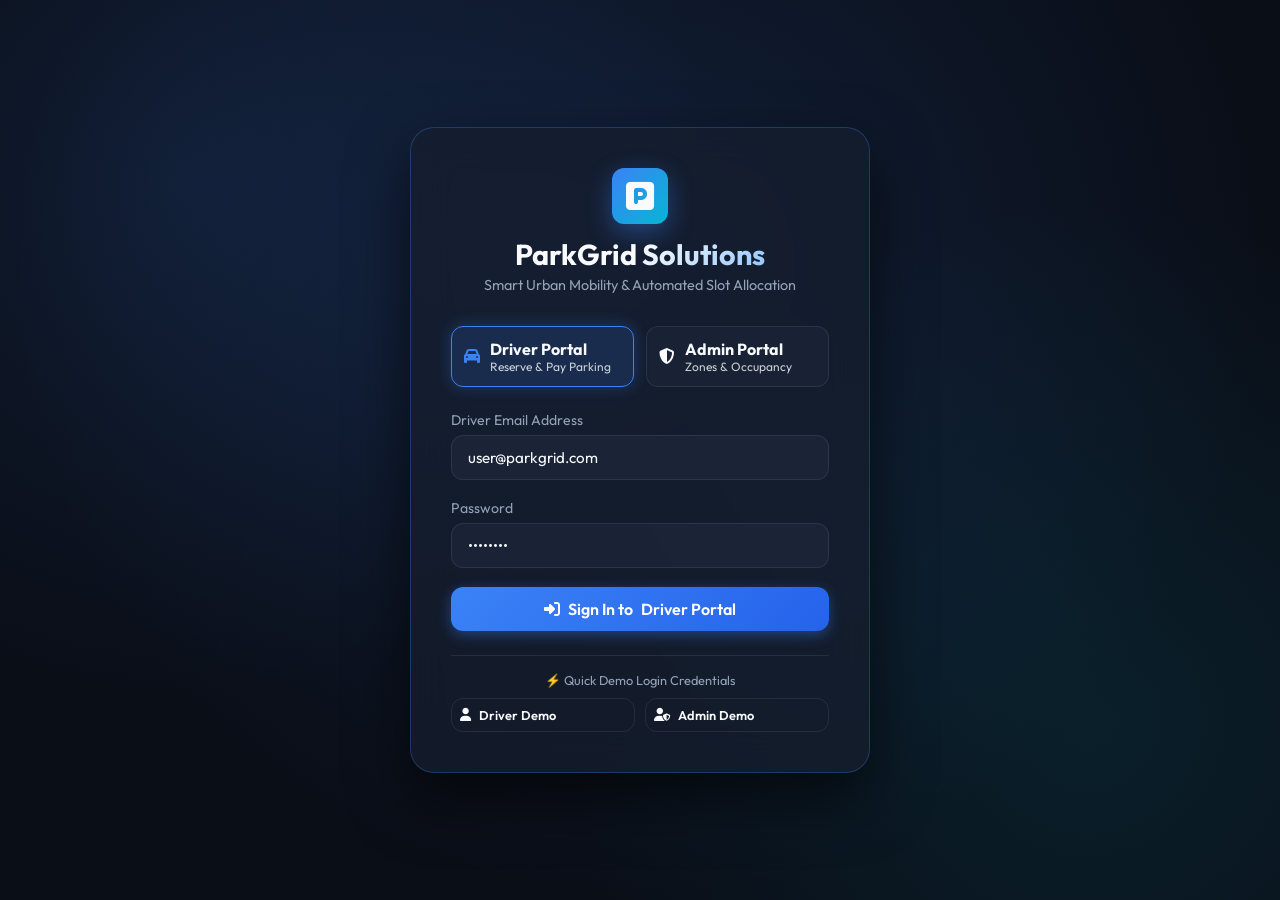
<file: parkgrid-frontend/index.html>
<!DOCTYPE html>
<html lang="en">
<head>
  <meta charset="UTF-8">
  <meta name="viewport" content="width=device-width, initial-scale=1.0">
  <title>ParkGrid Solutions - Smart Urban Mobility & Automated Parking</title>
  <link rel="stylesheet" href="styles.css">
  <link rel="stylesheet" href="https://cdnjs.cloudflare.com/ajax/libs/font-awesome/6.4.0/css/all.min.css">
</head>
<body>

  <!-- Fullscreen Login Portal View -->
  <div id="loginPortalView" class="login-container">
    <div class="login-card">
      <div class="login-brand">
        <div class="login-brand-icon"><i class="fa-solid fa-square-parking"></i></div>
        <h2>ParkGrid <span>Solutions</span></h2>
        <p style="color: var(--text-muted); font-size: 0.9rem; margin-top: 4px;">Smart Urban Mobility & Automated Slot Allocation</p>
      </div>

      <!-- Portal Type Selector Tabs -->
      <div class="portal-selector">
        <div class="portal-option active" id="portalDriverOption" onclick="selectPortal('DRIVER')">
          <i class="fa-solid fa-car"></i>
          <div>
            <strong>Driver Portal</strong>
            <div style="font-size: 0.75rem; opacity: 0.8;">Reserve & Pay Parking</div>
          </div>
        </div>
        <div class="portal-option" id="portalAdminOption" onclick="selectPortal('ADMIN')">
          <i class="fa-solid fa-shield-halved"></i>
          <div>
            <strong>Admin Portal</strong>
            <div style="font-size: 0.75rem; opacity: 0.8;">Zones & Occupancy</div>
          </div>
        </div>
      </div>

      <!-- Login Form -->
      <form id="loginForm" onsubmit="handleLoginSubmit(event)" style="margin-top: 1.5rem;">
        <input type="hidden" id="selectedRole" value="ROLE_USER">
        
        <div class="form-group">
          <label id="emailLabel">Driver Email Address</label>
          <input type="email" id="loginEmail" class="form-input" placeholder="user@parkgrid.com" value="user@parkgrid.com" required>
        </div>
        
        <div class="form-group">
          <label>Password</label>
          <input type="password" id="loginPassword" class="form-input" placeholder="••••••••" value="User@123" required>
        </div>

        <div id="loginAlert" style="display: none; padding: 10px; border-radius: var(--radius-sm); font-size: 0.85rem; margin-bottom: 1rem;"></div>

        <button type="submit" class="btn btn-primary" style="width: 100%; justify-content: center; padding: 12px; font-size: 1rem;">
          <i class="fa-solid fa-right-to-bracket"></i> Sign In to <span id="loginPortalBtnText">Driver Portal</span>
        </button>

        <!-- Pre-filled Quick Login Buttons -->
        <div style="margin-top: 1.5rem; text-align: center; border-top: 1px solid var(--border-color); padding-top: 1rem;">
          <div style="font-size: 0.8rem; color: var(--text-muted); margin-bottom: 10px;">⚡ Quick Demo Login Credentials</div>
          <div style="display: flex; gap: 10px;">
            <button type="button" class="btn btn-outline" style="flex: 1; font-size: 0.8rem; padding: 8px;" onclick="quickLogin('user')">
              <i class="fa-solid fa-user"></i> Driver Demo
            </button>
            <button type="button" class="btn btn-outline" style="flex: 1; font-size: 0.8rem; padding: 8px;" onclick="quickLogin('admin')">
              <i class="fa-solid fa-user-shield"></i> Admin Demo
            </button>
          </div>
        </div>
      </form>
    </div>
  </div>

  <!-- Main Application Dashboard View (Shown after authentication) -->
  <div id="mainDashboardView" style="display: none;">
    <!-- Navigation Bar -->
    <nav class="navbar">
      <div class="brand">
        <div class="brand-icon"><i class="fa-solid fa-square-parking"></i></div>
        <div>ParkGrid <span>Solutions</span></div>
      </div>
      <div class="user-status">
        <span id="roleBadge" class="badge badge-driver"><i class="fa-solid fa-user"></i> Driver Portal</span>
        <span id="userInfo" style="font-size: 0.9rem; color: var(--text-muted);">user@parkgrid.com</span>
        <button class="btn btn-outline" onclick="handleLogout()"><i class="fa-solid fa-arrow-right-from-bracket"></i> Sign Out</button>
      </div>
    </nav>

    <div class="container">
      <!-- Top Hero Metric Cards -->
      <div class="hero-stats">
        <div class="stat-card">
          <div class="stat-icon" style="background: rgba(16, 185, 129, 0.15); color: #34d399;">
            <i class="fa-solid fa-circle-check"></i>
          </div>
          <div>
            <div class="stat-label">Available Parking Slots</div>
            <div class="stat-val" id="statAvailable">28 / 34</div>
          </div>
        </div>

        <div class="stat-card">
          <div class="stat-icon" style="background: rgba(245, 158, 11, 0.15); color: #fbbf24;">
            <i class="fa-solid fa-clock"></i>
          </div>
          <div>
            <div class="stat-label">Advance Reservations</div>
            <div class="stat-val" id="statReserved">4</div>
          </div>
        </div>

        <div class="stat-card">
          <div class="stat-icon" style="background: rgba(244, 63, 94, 0.15); color: #f87171;">
            <i class="fa-solid fa-car-side"></i>
          </div>
          <div>
            <div class="stat-label">Occupancy Rate</div>
            <div class="stat-val" id="statOccupancy">17.6%</div>
          </div>
        </div>

        <div class="stat-card">
          <div class="stat-icon" style="background: rgba(59, 130, 246, 0.15); color: #60a5fa;">
            <i class="fa-solid fa-wallet"></i>
          </div>
          <div>
            <div class="stat-label">Total Revenue</div>
            <div class="stat-val" id="statRevenue">$148.50</div>
          </div>
        </div>
      </div>

      <!-- Navigation Tabs -->
      <div class="tabs-nav">
        <button class="tab-btn active" id="btnTabDriver" onclick="switchTab('driverTab')"><i class="fa-solid fa-layer-group"></i> Real-time Slot Availability</button>
        <button class="tab-btn" id="btnTabBookings" onclick="switchTab('myBookingsTab')"><i class="fa-solid fa-ticket"></i> My Active Bookings</button>
        <button class="tab-btn" id="btnTabAdmin" onclick="switchTab('adminTab')"><i class="fa-solid fa-chart-pie"></i> Admin Analytics & Zones</button>
      </div>

      <!-- TAB 1: Real-time Slot Availability & Grid -->
      <div id="driverTab" class="tab-content">
        <div class="section-title">
          <span><i class="fa-solid fa-grip"></i> Interactive Parking Zones Layout</span>
          <div style="display: flex; gap: 10px;">
            <select id="zoneFilter" class="form-select" style="width: auto; padding: 6px 14px;" onchange="renderSlotGrid()">
              <option value="ALL">All Parking Zones</option>
              <option value="1">Tech Park Zone A (CAR)</option>
              <option value="2">GreenEV Charging Hub (EV)</option>
              <option value="3">Metro Transit Plaza (BIKE)</option>
              <option value="4">VIP Executive Bay (SUV)</option>
            </select>
          </div>
        </div>

        <!-- Container for dynamically populated zones & slot cards -->
        <div id="zonesGridContainer"></div>
      </div>

      <!-- TAB 2: Driver Bookings & Exit Calculator -->
      <div id="myBookingsTab" class="tab-content" style="display: none;">
        <div class="section-title"><i class="fa-solid fa-receipt"></i> Active Reservations & Exit Tariff Calculator</div>
        <div id="myBookingsContainer"></div>
      </div>

      <!-- TAB 3: Admin Analytics & Zone Config -->
      <div id="adminTab" class="tab-content" style="display: none;">
        <div class="section-title"><i class="fa-solid fa-sliders"></i> Zone Occupancy Metrics & Revenue Breakdown</div>
        <div id="adminContainer"></div>
      </div>

    </div>
  </div>

  <!-- Reservation Modal -->
  <div class="modal-backdrop" id="reserveModal">
    <div class="modal-card">
      <div class="modal-header">
        <div class="modal-title" id="modalSlotTitle">Reserve Parking Slot A-101</div>
        <button class="close-btn" onclick="closeReserveModal()">&times;</button>
      </div>
      <form id="reserveForm" onsubmit="handleReserveSubmit(event)">
        <input type="hidden" id="modalSlotId">
        <div class="form-group">
          <label>Vehicle Number Plate</label>
          <input type="text" id="modalVehicleNum" class="form-input" placeholder="e.g. KA-01-AB-1234" required value="KA-01-PG-2026">
        </div>
        <div class="form-group">
          <label>Vehicle Type Category</label>
          <select id="modalVehicleType" class="form-select">
            <option value="CAR">Sedan / Hatchback (CAR - $5.00/hr)</option>
            <option value="EV">Electric Vehicle (EV - $7.50/hr with Charger)</option>
            <option value="SUV">SUV / Premium Bay (SUV - $12.00/hr)</option>
            <option value="BIKE">Two-Wheeler (BIKE - $4.00/hr)</option>
          </select>
        </div>
        <div class="form-group">
          <label>Expected Duration (Hours)</label>
          <input type="number" id="modalDuration" class="form-input" min="1" max="24" value="2" step="0.5" required>
        </div>
        
        <div class="tariff-breakdown">
          <div class="tariff-row"><span>Base Hourly Tariff:</span><span id="previewBaseRate">$5.00/hr</span></div>
          <div class="tariff-row"><span>Estimated Duration:</span><span id="previewDuration">2.0 Hours</span></div>
          <div class="tariff-row total"><span>Estimated Total:</span><span id="previewTotal">$10.00</span></div>
        </div>

        <button type="submit" class="btn btn-primary" style="width: 100%; justify-content: center; padding: 12px;">
          <i class="fa-solid fa-lock"></i> Confirm Advance Reservation
        </button>
      </form>
    </div>
  </div>

  <!-- Exit Invoice & Dynamic Billing Modal -->
  <div class="modal-backdrop" id="invoiceModal">
    <div class="modal-card">
      <div class="modal-header">
        <div class="modal-title" style="color: var(--accent-emerald);">
          <i class="fa-solid fa-file-invoice-dollar"></i> Dynamic Parking Exit Invoice
        </div>
        <button class="close-btn" onclick="closeInvoiceModal()">&times;</button>
      </div>
      <div id="invoiceContent"></div>
    </div>
  </div>

  <script src="app.js"></script>
</body>
</html>
</file>
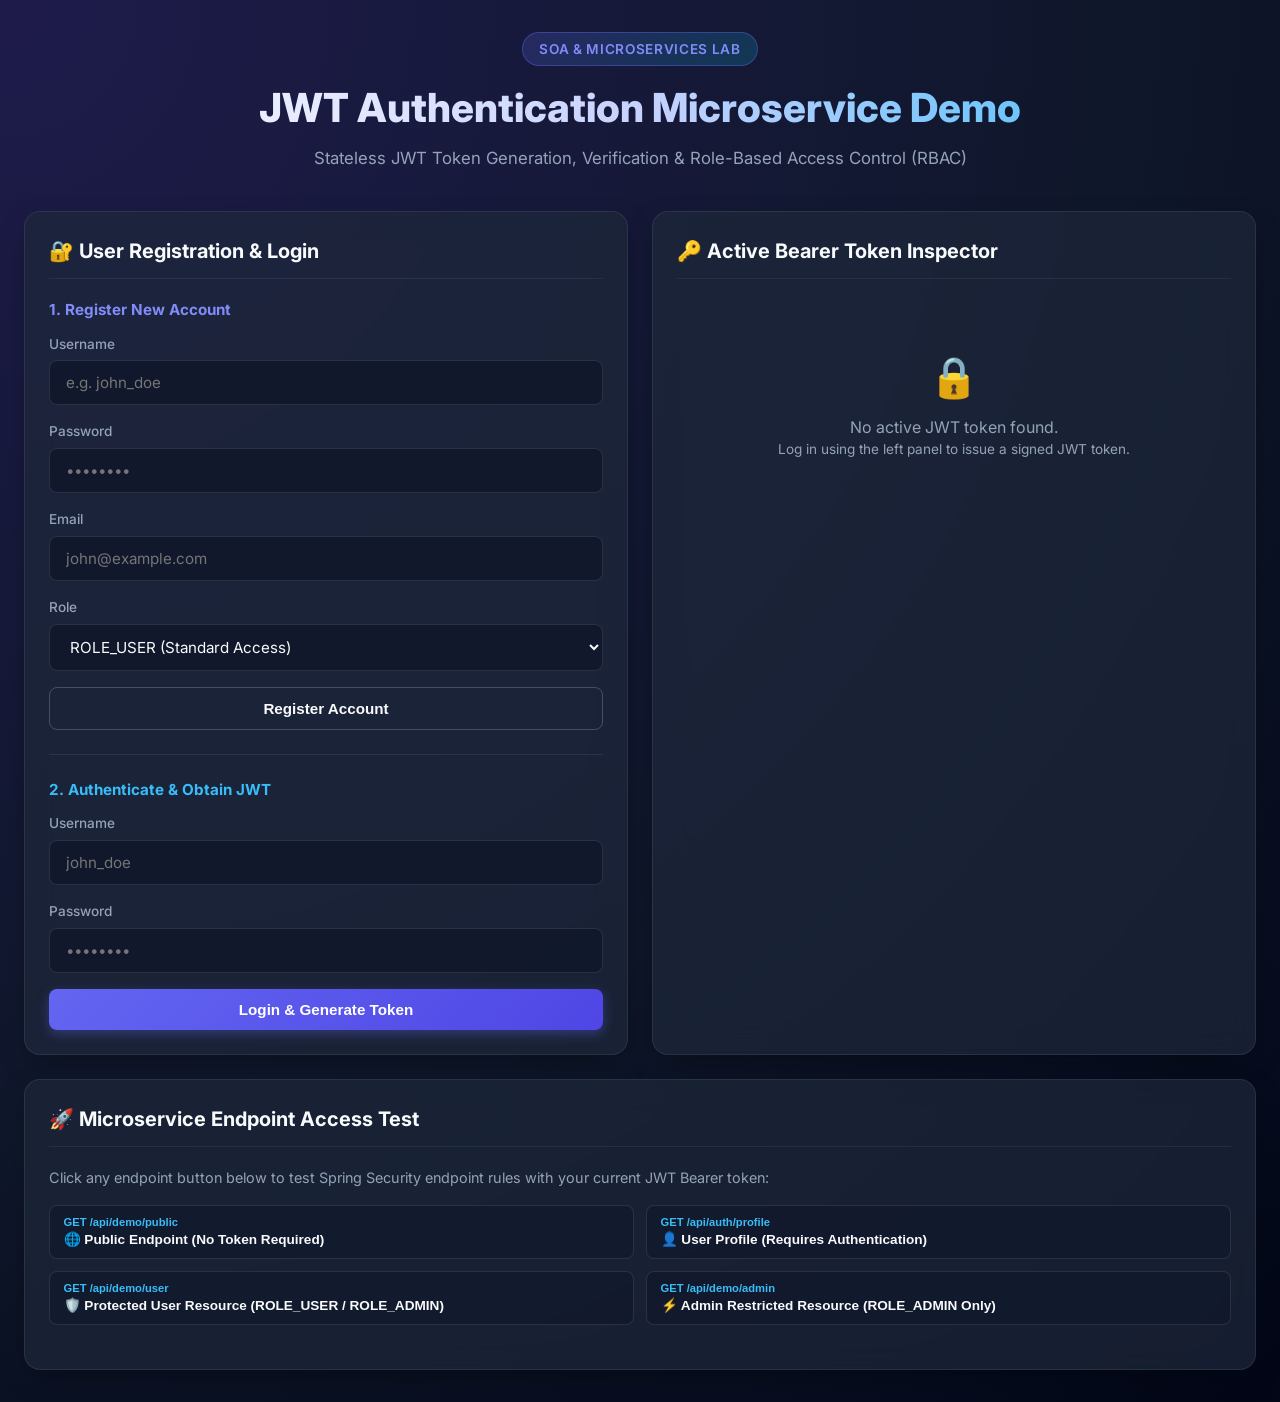
<file: JWT_demo/target/classes/static/index.html>
<!DOCTYPE html>
<html lang="en">
<head>
    <meta charset="UTF-8">
    <meta name="viewport" content="width=device-width, initial-scale=1.0">
    <title>JWT Microservice Demo - SOA & Microservices</title>
    <link rel="preconnect" href="https://fonts.googleapis.com">
    <link rel="preconnect" href="https://fonts.gstatic.com" crossorigin>
    <link href="https://fonts.googleapis.com/css2?family=Inter:wght@300;400;500;600;700;800&family=Fira+Code:wght@400;500&display=swap" rel="stylesheet">
    <style>
        :root {
            --bg-dark: #0f172a;
            --card-bg: rgba(30, 41, 59, 0.7);
            --card-border: rgba(255, 255, 255, 0.08);
            --primary: #6366f1;
            --primary-hover: #4f46e5;
            --primary-glow: rgba(99, 102, 241, 0.35);
            --accent-cyan: #06b6d4;
            --accent-green: #10b981;
            --accent-pink: #ec4899;
            --text-main: #f8fafc;
            --text-muted: #94a3b8;
            --danger: #ef4444;
            --warning: #f59e0b;
        }

        * {
            box-sizing: border-box;
            margin: 0;
            padding: 0;
        }

        body {
            font-family: 'Inter', sans-serif;
            background: radial-gradient(circle at top left, #1e1b4b, #0f172a 60%, #020617);
            color: var(--text-main);
            min-height: 100vh;
            padding: 2rem 1.5rem;
            line-height: 1.5;
        }

        .container {
            max-width: 1280px;
            margin: 0 auto;
        }

        /* Header Styling */
        header {
            text-align: center;
            margin-bottom: 2.5rem;
            position: relative;
        }

        .badge-soa {
            display: inline-block;
            background: linear-gradient(135deg, rgba(99, 102, 241, 0.2), rgba(6, 182, 212, 0.2));
            border: 1px solid rgba(99, 102, 241, 0.4);
            color: #818cf8;
            padding: 0.35rem 1rem;
            border-radius: 9999px;
            font-size: 0.85rem;
            font-weight: 600;
            letter-spacing: 0.05em;
            text-transform: uppercase;
            margin-bottom: 0.75rem;
        }

        h1 {
            font-size: 2.5rem;
            font-weight: 800;
            background: linear-gradient(to right, #ffffff, #c7d2fe, #38bdf8);
            -webkit-background-clip: text;
            -webkit-text-fill-color: transparent;
            margin-bottom: 0.5rem;
        }

        p.subtitle {
            color: var(--text-muted);
            font-size: 1.05rem;
        }

        /* Grid Layout */
        .grid {
            display: grid;
            grid-template-columns: 1fr 1fr;
            gap: 1.5rem;
        }

        @media (max-width: 900px) {
            .grid {
                grid-template-columns: 1fr;
            }
        }

        /* Glassmorphism Cards */
        .card {
            background: var(--card-bg);
            backdrop-filter: blur(16px);
            -webkit-backdrop-filter: blur(16px);
            border: 1px solid var(--card-border);
            border-radius: 1rem;
            padding: 1.5rem;
            box-shadow: 0 10px 30px -10px rgba(0, 0, 0, 0.5);
            transition: border-color 0.3s ease, box-shadow 0.3s ease;
        }

        .card:hover {
            border-color: rgba(99, 102, 241, 0.3);
            box-shadow: 0 12px 35px -10px var(--primary-glow);
        }

        .card-header {
            display: flex;
            align-items: center;
            justify-content: space-between;
            margin-bottom: 1.25rem;
            padding-bottom: 0.75rem;
            border-bottom: 1px solid rgba(255, 255, 255, 0.06);
        }

        .card-title {
            font-size: 1.25rem;
            font-weight: 700;
            display: flex;
            align-items: center;
            gap: 0.5rem;
        }

        /* Form Inputs & Buttons */
        .form-group {
            margin-bottom: 1rem;
        }

        label {
            display: block;
            font-size: 0.85rem;
            font-weight: 500;
            color: var(--text-muted);
            margin-bottom: 0.4rem;
        }

        input, select {
            width: 100%;
            padding: 0.75rem 1rem;
            background: rgba(15, 23, 42, 0.8);
            border: 1px solid rgba(255, 255, 255, 0.1);
            border-radius: 0.5rem;
            color: var(--text-main);
            font-family: inherit;
            font-size: 0.95rem;
            outline: none;
            transition: all 0.2s ease;
        }

        input:focus, select:focus {
            border-color: var(--primary);
            box-shadow: 0 0 0 3px var(--primary-glow);
        }

        .btn {
            display: inline-flex;
            align-items: center;
            justify-content: center;
            gap: 0.5rem;
            width: 100%;
            padding: 0.75rem 1.25rem;
            background: linear-gradient(135deg, var(--primary), var(--primary-hover));
            color: #fff;
            border: none;
            border-radius: 0.5rem;
            font-size: 0.95rem;
            font-weight: 600;
            cursor: pointer;
            transition: all 0.2s ease;
            box-shadow: 0 4px 12px var(--primary-glow);
        }

        .btn:hover {
            transform: translateY(-1px);
            box-shadow: 0 6px 20px var(--primary-glow);
        }

        .btn:active {
            transform: translateY(0);
        }

        .btn-outline {
            background: transparent;
            border: 1px solid rgba(255, 255, 255, 0.2);
            color: var(--text-main);
            box-shadow: none;
        }

        .btn-outline:hover {
            background: rgba(255, 255, 255, 0.05);
            border-color: rgba(255, 255, 255, 0.4);
        }

        .btn-danger {
            background: linear-gradient(135deg, #ef4444, #dc2626);
            box-shadow: 0 4px 12px rgba(239, 68, 68, 0.3);
        }

        .btn-danger:hover {
            box-shadow: 0 6px 20px rgba(239, 68, 68, 0.4);
        }

        /* Token Display Box */
        .token-box {
            background: rgba(15, 23, 42, 0.9);
            border: 1px solid rgba(255, 255, 255, 0.1);
            border-radius: 0.5rem;
            padding: 1rem;
            font-family: 'Fira Code', monospace;
            font-size: 0.85rem;
            word-break: break-all;
            color: #a5b4fc;
            max-height: 120px;
            overflow-y: auto;
            margin-bottom: 1rem;
        }

        .token-part-header { color: #f472b6; }
        .token-part-payload { color: #38bdf8; }
        .token-part-signature { color: #4ade80; }

        /* JSON Display */
        pre.json-display {
            background: #090d16;
            border: 1px solid rgba(255, 255, 255, 0.08);
            border-radius: 0.5rem;
            padding: 1rem;
            font-family: 'Fira Code', monospace;
            font-size: 0.85rem;
            color: #e2e8f0;
            overflow-x: auto;
            max-height: 250px;
        }

        .status-badge {
            display: inline-block;
            padding: 0.25rem 0.6rem;
            border-radius: 0.25rem;
            font-size: 0.75rem;
            font-weight: 700;
            font-family: 'Fira Code', monospace;
        }

        .status-200 { background: rgba(16, 185, 129, 0.2); color: #34d399; border: 1px solid #059669; }
        .status-201 { background: rgba(16, 185, 129, 0.2); color: #34d399; border: 1px solid #059669; }
        .status-401 { background: rgba(239, 68, 68, 0.2); color: #f87171; border: 1px solid #dc2626; }
        .status-403 { background: rgba(245, 158, 11, 0.2); color: #fbbf24; border: 1px solid #d97706; }
        .status-400 { background: rgba(239, 68, 68, 0.2); color: #f87171; border: 1px solid #dc2626; }

        /* Tabs for Endpoints */
        .endpoint-buttons {
            display: grid;
            grid-template-columns: repeat(2, 1fr);
            gap: 0.75rem;
            margin-bottom: 1.25rem;
        }

        .ep-btn {
            padding: 0.65rem 0.85rem;
            border-radius: 0.5rem;
            border: 1px solid rgba(255, 255, 255, 0.1);
            background: rgba(15, 23, 42, 0.6);
            color: var(--text-main);
            font-size: 0.85rem;
            font-weight: 600;
            cursor: pointer;
            transition: all 0.2s ease;
            text-align: left;
            display: flex;
            flex-direction: column;
            gap: 0.2rem;
        }

        .ep-btn .method {
            font-size: 0.7rem;
            font-weight: 800;
            color: #38bdf8;
        }

        .ep-btn:hover {
            border-color: var(--primary);
            background: rgba(99, 102, 241, 0.15);
        }

        .alert-box {
            padding: 0.75rem 1rem;
            border-radius: 0.5rem;
            font-size: 0.85rem;
            margin-bottom: 1rem;
            display: none;
        }

        .alert-success { background: rgba(16, 185, 129, 0.15); border: 1px solid rgba(16, 185, 129, 0.3); color: #6ee7b7; }
        .alert-error { background: rgba(239, 68, 68, 0.15); border: 1px solid rgba(239, 68, 68, 0.3); color: #fca5a5; }

        .full-width {
            grid-column: 1 / -1;
        }
    </style>
</head>
<body>

<div class="container">
    <header>
        <div class="badge-soa">SOA & Microservices Lab</div>
        <h1>JWT Authentication Microservice Demo</h1>
        <p class="subtitle">Stateless JWT Token Generation, Verification & Role-Based Access Control (RBAC)</p>
    </header>

    <div class="grid">
        <!-- Auth Actions: Register & Login -->
        <div class="card">
            <div class="card-header">
                <div class="card-title">🔐 User Registration & Login</div>
            </div>

            <div id="authAlert" class="alert-box"></div>

            <form id="regForm" style="margin-bottom: 1.5rem;">
                <h4 style="font-size: 0.95rem; margin-bottom: 0.75rem; color: #818cf8;">1. Register New Account</h4>
                <div class="form-group">
                    <label>Username</label>
                    <input type="text" id="regUsername" placeholder="e.g. john_doe" required>
                </div>
                <div class="form-group">
                    <label>Password</label>
                    <input type="password" id="regPassword" placeholder="••••••••" required>
                </div>
                <div class="form-group">
                    <label>Email</label>
                    <input type="email" id="regEmail" placeholder="john@example.com" required>
                </div>
                <div class="form-group">
                    <label>Role</label>
                    <select id="regRole">
                        <option value="USER">ROLE_USER (Standard Access)</option>
                        <option value="ADMIN">ROLE_ADMIN (Full Privilege)</option>
                    </select>
                </div>
                <button type="submit" class="btn btn-outline">Register Account</button>
            </form>

            <hr style="border: 0; border-top: 1px solid rgba(255, 255, 255, 0.08); margin: 1.5rem 0;">

            <form id="loginForm">
                <h4 style="font-size: 0.95rem; margin-bottom: 0.75rem; color: #38bdf8;">2. Authenticate & Obtain JWT</h4>
                <div class="form-group">
                    <label>Username</label>
                    <input type="text" id="loginUsername" placeholder="john_doe" required>
                </div>
                <div class="form-group">
                    <label>Password</label>
                    <input type="password" id="loginPassword" placeholder="••••••••" required>
                </div>
                <button type="submit" class="btn">Login & Generate Token</button>
            </form>
        </div>

        <!-- Active JWT Session & Decoder -->
        <div class="card">
            <div class="card-header">
                <div class="card-title">🔑 Active Bearer Token Inspector</div>
                <button id="btnLogout" class="btn btn-danger" style="width: auto; padding: 0.35rem 0.75rem; font-size: 0.8rem; display: none;">Clear Token</button>
            </div>

            <div id="noTokenMsg" style="text-align: center; padding: 3rem 1rem; color: var(--text-muted);">
                <div style="font-size: 2.5rem; margin-bottom: 0.5rem;">🔒</div>
                <p>No active JWT token found.</p>
                <p style="font-size: 0.85rem;">Log in using the left panel to issue a signed JWT token.</p>
            </div>

            <div id="tokenDetails" style="display: none;">
                <label>Raw JWT Token (Header . Payload . Signature)</label>
                <div class="token-box" id="rawTokenDisplay"></div>

                <label>Decoded Claims (Payload)</label>
                <pre class="json-display" id="tokenPayloadDisplay" style="margin-bottom: 1rem; color: #38bdf8;"></pre>

                <div style="display: flex; gap: 1rem; font-size: 0.85rem; background: rgba(0,0,0,0.3); padding: 0.75rem; border-radius: 0.5rem;">
                    <div><span style="color: var(--text-muted)">User:</span> <strong id="tokenUsername" style="color: #fff"></strong></div>
                    <div><span style="color: var(--text-muted)">Role:</span> <strong id="tokenRole" style="color: #818cf8"></strong></div>
                    <div><span style="color: var(--text-muted)">Status:</span> <strong style="color: #34d399">ACTIVE</strong></div>
                </div>
            </div>
        </div>

        <!-- Secure Microservice API Tester -->
        <div class="card full-width">
            <div class="card-header">
                <div class="card-title">🚀 Microservice Endpoint Access Test</div>
            </div>

            <p style="font-size: 0.9rem; color: var(--text-muted); margin-bottom: 1rem;">
                Click any endpoint button below to test Spring Security endpoint rules with your current JWT Bearer token:
            </p>

            <div class="endpoint-buttons">
                <button class="ep-btn" onclick="testEndpoint('/api/demo/public', false)">
                    <span class="method">GET /api/demo/public</span>
                    <span>🌐 Public Endpoint (No Token Required)</span>
                </button>

                <button class="ep-btn" onclick="testEndpoint('/api/auth/profile', true)">
                    <span class="method">GET /api/auth/profile</span>
                    <span>👤 User Profile (Requires Authentication)</span>
                </button>

                <button class="ep-btn" onclick="testEndpoint('/api/demo/user', true)">
                    <span class="method">GET /api/demo/user</span>
                    <span>🛡️ Protected User Resource (ROLE_USER / ROLE_ADMIN)</span>
                </button>

                <button class="ep-btn" onclick="testEndpoint('/api/demo/admin', true)">
                    <span class="method">GET /api/demo/admin</span>
                    <span>⚡ Admin Restricted Resource (ROLE_ADMIN Only)</span>
                </button>
            </div>

            <div id="responseSection" style="display: none;">
                <div style="display: flex; justify-content: space-between; align-items: center; margin-bottom: 0.5rem;">
                    <label>HTTP Response</label>
                    <div id="statusBadgeContainer"></div>
                </div>
                <pre class="json-display" id="apiResponseDisplay"></pre>
            </div>
        </div>
    </div>
</div>

<script>
    let currentJwtToken = localStorage.getItem('jwt_demo_token') || null;

    document.addEventListener('DOMContentLoaded', () => {
        if (currentJwtToken) {
            updateTokenUI(currentJwtToken);
        }
    });

    // Registration Handler
    document.getElementById('regForm').addEventListener('submit', async (e) => {
        e.preventDefault();
        const username = document.getElementById('regUsername').value;
        const password = document.getElementById('regPassword').value;
        const email = document.getElementById('regEmail').value;
        const role = document.getElementById('regRole').value;

        try {
            const res = await fetch('/api/auth/register', {
                method: 'POST',
                headers: { 'Content-Type': 'application/json' },
                body: JSON.stringify({ username, password, email, role })
            });

            const data = await res.json();
            if (res.ok) {
                showAlert('regAlert', 'Registration successful! You can now log in.', 'success');
                document.getElementById('loginUsername').value = username;
                document.getElementById('loginPassword').value = password;
            } else {
                showAlert('regAlert', data.error || 'Registration failed', 'error');
            }
        } catch (err) {
            showAlert('regAlert', 'Network or server error: ' + err.message, 'error');
        }
    });

    // Login Handler
    document.getElementById('loginForm').addEventListener('submit', async (e) => {
        e.preventDefault();
        const username = document.getElementById('loginUsername').value;
        const password = document.getElementById('loginPassword').value;

        try {
            const res = await fetch('/api/auth/login', {
                method: 'POST',
                headers: { 'Content-Type': 'application/json' },
                body: JSON.stringify({ username, password })
            });

            const data = await res.json();
            if (res.ok && data.token) {
                currentJwtToken = data.token;
                localStorage.setItem('jwt_demo_token', currentJwtToken);
                updateTokenUI(currentJwtToken);
                showAlert('regAlert', 'Logged in as ' + data.username + ' (' + data.role + ')', 'success');
            } else {
                showAlert('regAlert', data.error || 'Invalid credentials', 'error');
            }
        } catch (err) {
            showAlert('regAlert', 'Login error: ' + err.message, 'error');
        }
    });

    // Logout
    document.getElementById('btnLogout').addEventListener('click', () => {
        currentJwtToken = null;
        localStorage.removeItem('jwt_demo_token');
        document.getElementById('noTokenMsg').style.display = 'block';
        document.getElementById('tokenDetails').style.display = 'none';
        document.getElementById('btnLogout').style.display = 'none';
        document.getElementById('responseSection').style.display = 'none';
    });

    function showAlert(id, msg, type) {
        const box = document.getElementById('authAlert');
        box.textContent = msg;
        box.className = 'alert-box ' + (type === 'success' ? 'alert-success' : 'alert-error');
        box.style.display = 'block';
        setTimeout(() => { box.style.display = 'none'; }, 4000);
    }

    function updateTokenUI(token) {
        document.getElementById('noTokenMsg').style.display = 'none';
        document.getElementById('tokenDetails').style.display = 'block';
        document.getElementById('btnLogout').style.display = 'block';

        // Format JWT with color highlighting for parts
        const parts = token.split('.');
        if (parts.length === 3) {
            document.getElementById('rawTokenDisplay').innerHTML = 
                `<span class="token-part-header">${parts[0]}</span>.<span class="token-part-payload">${parts[1]}</span>.<span class="token-part-signature">${parts[2]}</span>`;

            try {
                const payload = JSON.parse(atob(parts[1]));
                document.getElementById('tokenPayloadDisplay').textContent = JSON.stringify(payload, null, 2);
                document.getElementById('tokenUsername').textContent = payload.sub || 'N/A';
                document.getElementById('tokenRole').textContent = payload.role || 'N/A';
            } catch (e) {
                document.getElementById('tokenPayloadDisplay').textContent = 'Unable to parse token payload';
            }
        }
    }

    async function testEndpoint(url, attachToken) {
        const responseSec = document.getElementById('responseSection');
        const badgeContainer = document.getElementById('statusBadgeContainer');
        const display = document.getElementById('apiResponseDisplay');

        responseSec.style.display = 'block';
        display.textContent = 'Sending request...';

        const headers = { 'Content-Type': 'application/json' };
        if (attachToken && currentJwtToken) {
            headers['Authorization'] = 'Bearer ' + currentJwtToken;
        }

        try {
            const start = performance.now();
            const res = await fetch(url, { method: 'GET', headers });
            const elapsed = Math.round(performance.now() - start);

            let data;
            const text = await res.text();
            try { data = JSON.parse(text); } catch(e) { data = text; }

            const statusClass = 'status-' + res.status;
            badgeContainer.innerHTML = `<span class="status-badge ${statusClass}">HTTP ${res.status} ${res.statusText} (${elapsed}ms)</span>`;
            
            const fullOutput = {
                request: {
                    url: url,
                    method: 'GET',
                    headers: headers
                },
                response: data
            };

            display.textContent = JSON.stringify(fullOutput, null, 2);
        } catch (err) {
            badgeContainer.innerHTML = `<span class="status-badge status-400">ERROR</span>`;
            display.textContent = JSON.stringify({ error: err.message }, null, 2);
        }
    }
</script>
</body>
</html>
</file>
<file: parkgrid-frontend/styles.css>
@import url('https://fonts.googleapis.com/css2?family=Outfit:wght@300;400;500;600;700&display=swap');

:root {
  --bg-dark: #0a0e17;
  --bg-card: rgba(22, 30, 46, 0.75);
  --bg-card-hover: rgba(30, 42, 64, 0.85);
  --border-color: rgba(255, 255, 255, 0.08);
  --border-glow: rgba(59, 130, 246, 0.3);
  
  --primary: #3b82f6;
  --primary-glow: rgba(59, 130, 246, 0.4);
  --accent-cyan: #06b6d4;
  --accent-emerald: #10b981;
  --accent-amber: #f59e0b;
  --accent-rose: #f43f5e;

  --text-main: #f8fafc;
  --text-muted: #94a3b8;
  --glass-bg: rgba(15, 23, 42, 0.7);
  --glass-border: rgba(255, 255, 255, 0.1);
  --radius-lg: 16px;
  --radius-md: 12px;
  --radius-sm: 8px;
}

* {
  margin: 0;
  padding: 0;
  box-sizing: border-box;
  font-family: 'Outfit', sans-serif;
}

body {
  background-color: var(--bg-dark);
  background-image: 
    radial-gradient(circle at 15% 20%, rgba(59, 130, 246, 0.12) 0%, transparent 40%),
    radial-gradient(circle at 85% 80%, rgba(6, 182, 212, 0.1) 0%, transparent 40%);
  color: var(--text-main);
  min-height: 100vh;
  overflow-x: hidden;
}

/* Fullscreen Login Portal View */
.login-container {
  display: flex;
  align-items: center;
  justify-content: center;
  min-height: 100vh;
  padding: 2rem;
  background: radial-gradient(circle at 50% 30%, rgba(59, 130, 246, 0.15), transparent 70%);
}

.login-card {
  background: var(--bg-card);
  backdrop-filter: blur(20px);
  border: 1px solid var(--border-glow);
  border-radius: 24px;
  padding: 2.5rem;
  width: 100%;
  max-width: 460px;
  box-shadow: 0 25px 60px rgba(0, 0, 0, 0.6);
}

.login-brand {
  text-align: center;
  margin-bottom: 2rem;
}

.login-brand-icon {
  width: 56px;
  height: 56px;
  background: linear-gradient(135deg, var(--primary), var(--accent-cyan));
  border-radius: var(--radius-md);
  display: flex;
  align-items: center;
  justify-content: center;
  font-size: 2rem;
  margin: 0 auto 12px;
  box-shadow: 0 8px 25px var(--primary-glow);
}

.login-brand h2 {
  font-size: 1.8rem;
  font-weight: 700;
}

.login-brand h2 span {
  background: linear-gradient(135deg, #ffffff, #93c5fd);
  -webkit-background-clip: text;
  -webkit-text-fill-color: transparent;
}

.portal-selector {
  display: grid;
  grid-template-columns: 1fr 1fr;
  gap: 12px;
  margin-bottom: 1.5rem;
}

.portal-option {
  background: rgba(30, 41, 59, 0.5);
  border: 1.5px solid var(--border-color);
  border-radius: var(--radius-md);
  padding: 12px;
  display: flex;
  align-items: center;
  gap: 10px;
  cursor: pointer;
  transition: all 0.25s ease;
}

.portal-option:hover {
  background: rgba(30, 41, 59, 0.8);
  border-color: rgba(255, 255, 255, 0.2);
}

.portal-option.active {
  background: rgba(59, 130, 246, 0.15);
  border-color: var(--primary);
  box-shadow: 0 0 15px rgba(59, 130, 246, 0.3);
}

.portal-option.active i {
  color: var(--primary);
}

.navbar {
  display: flex;
  justify-content: space-between;
  align-items: center;
  padding: 1.2rem 2.5rem;
  background: var(--glass-bg);
  backdrop-filter: blur(16px);
  border-bottom: 1px solid var(--border-color);
  position: sticky;
  top: 0;
  z-index: 100;
}

.brand {
  display: flex;
  align-items: center;
  gap: 12px;
  font-size: 1.5rem;
  font-weight: 700;
  letter-spacing: -0.5px;
  color: var(--text-main);
}

.brand-icon {
  width: 40px;
  height: 40px;
  background: linear-gradient(135deg, var(--primary), var(--accent-cyan));
  border-radius: var(--radius-md);
  display: flex;
  align-items: center;
  justify-content: center;
  font-size: 1.3rem;
  box-shadow: 0 4px 15px var(--primary-glow);
}

.brand span {
  background: linear-gradient(135deg, #ffffff, #93c5fd);
  -webkit-background-clip: text;
  -webkit-text-fill-color: transparent;
}

.user-status {
  display: flex;
  align-items: center;
  gap: 16px;
}

.badge {
  padding: 6px 14px;
  border-radius: 20px;
  font-size: 0.82rem;
  font-weight: 600;
  letter-spacing: 0.5px;
  text-transform: uppercase;
}

.badge-driver {
  background: rgba(59, 130, 246, 0.15);
  color: #60a5fa;
  border: 1px solid rgba(59, 130, 246, 0.3);
}

.badge-admin {
  background: rgba(245, 158, 11, 0.15);
  color: #fbbf24;
  border: 1px solid rgba(245, 158, 11, 0.3);
}

.btn {
  padding: 10px 20px;
  border-radius: var(--radius-md);
  font-weight: 600;
  font-size: 0.9rem;
  cursor: pointer;
  border: none;
  transition: all 0.25s ease;
  display: inline-flex;
  align-items: center;
  gap: 8px;
}

.btn-primary {
  background: linear-gradient(135deg, var(--primary), #2563eb);
  color: white;
  box-shadow: 0 4px 14px var(--primary-glow);
}

.btn-primary:hover {
  transform: translateY(-2px);
  box-shadow: 0 6px 20px rgba(59, 130, 246, 0.6);
}

.btn-outline {
  background: transparent;
  color: var(--text-main);
  border: 1px solid var(--border-color);
}

.btn-outline:hover {
  background: rgba(255, 255, 255, 0.05);
  border-color: rgba(255, 255, 255, 0.2);
}

.btn-success {
  background: linear-gradient(135deg, var(--accent-emerald), #059669);
  color: white;
}

.btn-danger {
  background: linear-gradient(135deg, var(--accent-rose), #e11d48);
  color: white;
}

.container {
  max-width: 1400px;
  margin: 0 auto;
  padding: 2.5rem;
}

.hero-stats {
  display: grid;
  grid-template-columns: repeat(auto-fit, minmax(250px, 1fr));
  gap: 1.5rem;
  margin-bottom: 2.5rem;
}

.stat-card {
  background: var(--bg-card);
  backdrop-filter: blur(12px);
  border: 1px solid var(--border-color);
  padding: 1.5rem;
  border-radius: var(--radius-lg);
  display: flex;
  align-items: center;
  gap: 1.2rem;
  transition: transform 0.3s ease;
}

.stat-card:hover {
  transform: translateY(-4px);
  border-color: var(--border-glow);
}

.stat-icon {
  width: 52px;
  height: 52px;
  border-radius: var(--radius-md);
  display: flex;
  align-items: center;
  justify-content: center;
  font-size: 1.6rem;
}

.stat-val {
  font-size: 1.8rem;
  font-weight: 700;
  margin-top: 4px;
}

.stat-label {
  font-size: 0.85rem;
  color: var(--text-muted);
}

.tabs-nav {
  display: flex;
  gap: 12px;
  margin-bottom: 2rem;
  border-bottom: 1px solid var(--border-color);
  padding-bottom: 1rem;
}

.tab-btn {
  background: transparent;
  border: none;
  color: var(--text-muted);
  font-size: 1rem;
  font-weight: 600;
  padding: 10px 20px;
  border-radius: var(--radius-sm);
  cursor: pointer;
  transition: all 0.2s ease;
}

.tab-btn.active {
  color: var(--primary);
  background: rgba(59, 130, 246, 0.12);
  border: 1px solid rgba(59, 130, 246, 0.25);
}

.section-title {
  font-size: 1.4rem;
  font-weight: 700;
  margin-bottom: 1.2rem;
  display: flex;
  justify-content: space-between;
  align-items: center;
}

/* Parking Slot Grid Visualizer */
.zone-header {
  margin-top: 2rem;
  margin-bottom: 1rem;
  display: flex;
  justify-content: space-between;
  align-items: center;
}

.zone-title {
  font-size: 1.2rem;
  font-weight: 600;
  color: var(--accent-cyan);
  display: flex;
  align-items: center;
  gap: 10px;
}

.slots-grid {
  display: grid;
  grid-template-columns: repeat(auto-fill, minmax(130px, 1fr));
  gap: 1rem;
  margin-bottom: 2rem;
}

.slot-card {
  background: var(--bg-card);
  border: 1.5px solid var(--border-color);
  border-radius: var(--radius-md);
  padding: 1.2rem 1rem;
  text-align: center;
  cursor: pointer;
  transition: all 0.25s ease;
  position: relative;
  overflow: hidden;
}

.slot-card:hover {
  transform: scale(1.04);
  box-shadow: 0 8px 24px rgba(0,0,0,0.4);
}

.slot-num {
  font-size: 1.2rem;
  font-weight: 700;
  margin-bottom: 4px;
}

.slot-type {
  font-size: 0.72rem;
  color: var(--text-muted);
  text-transform: uppercase;
  margin-bottom: 8px;
}

.slot-status-badge {
  font-size: 0.75rem;
  font-weight: 700;
  padding: 3px 8px;
  border-radius: 10px;
  display: inline-block;
}

/* Status colors */
.status-AVAILABLE {
  border-color: rgba(16, 185, 129, 0.4);
  background: linear-gradient(180deg, rgba(16, 185, 129, 0.08), rgba(16, 185, 129, 0.02));
}
.status-AVAILABLE .slot-status-badge {
  background: rgba(16, 185, 129, 0.2);
  color: #34d399;
}

.status-RESERVED {
  border-color: rgba(245, 158, 11, 0.4);
  background: linear-gradient(180deg, rgba(245, 158, 11, 0.08), rgba(245, 158, 11, 0.02));
}
.status-RESERVED .slot-status-badge {
  background: rgba(245, 158, 11, 0.2);
  color: #fbbf24;
}

.status-OCCUPIED {
  border-color: rgba(244, 63, 94, 0.4);
  background: linear-gradient(180deg, rgba(244, 63, 94, 0.08), rgba(244, 63, 94, 0.02));
}
.status-OCCUPIED .slot-status-badge {
  background: rgba(244, 63, 94, 0.2);
  color: #f87171;
}

.status-MAINTENANCE {
  border-color: rgba(148, 163, 184, 0.3);
  background: rgba(30, 41, 59, 0.4);
}
.status-MAINTENANCE .slot-status-badge {
  background: rgba(148, 163, 184, 0.2);
  color: #cbd5e1;
}

/* Modal Popup */
.modal-backdrop {
  position: fixed;
  top: 0;
  left: 0;
  width: 100vw;
  height: 100vh;
  background: rgba(0, 0, 0, 0.75);
  backdrop-filter: blur(10px);
  display: flex;
  align-items: center;
  justify-content: center;
  z-index: 200;
  opacity: 0;
  pointer-events: none;
  transition: opacity 0.3s ease;
}

.modal-backdrop.show {
  opacity: 1;
  pointer-events: all;
}

.modal-card {
  background: #0f172a;
  border: 1px solid var(--border-glow);
  width: 90%;
  max-width: 520px;
  border-radius: var(--radius-lg);
  padding: 2rem;
  box-shadow: 0 20px 50px rgba(0, 0, 0, 0.8);
}

.modal-header {
  display: flex;
  justify-content: space-between;
  align-items: center;
  margin-bottom: 1.5rem;
}

.modal-title {
  font-size: 1.3rem;
  font-weight: 700;
}

.close-btn {
  background: transparent;
  border: none;
  color: var(--text-muted);
  font-size: 1.5rem;
  cursor: pointer;
}

.form-group {
  margin-bottom: 1.2rem;
}

.form-group label {
  display: block;
  font-size: 0.88rem;
  color: var(--text-muted);
  margin-bottom: 6px;
}

.form-input, .form-select {
  width: 100%;
  padding: 12px 16px;
  background: rgba(30, 41, 59, 0.7);
  border: 1px solid var(--border-color);
  border-radius: var(--radius-md);
  color: var(--text-main);
  font-size: 0.95rem;
  outline: none;
}

.form-input:focus, .form-select:focus {
  border-color: var(--primary);
  box-shadow: 0 0 10px var(--primary-glow);
}

.tariff-breakdown {
  background: rgba(30, 41, 59, 0.5);
  border-radius: var(--radius-md);
  padding: 1rem;
  margin: 1rem 0;
}

.tariff-row {
  display: flex;
  justify-content: space-between;
  padding: 6px 0;
  font-size: 0.9rem;
  color: var(--text-muted);
}

.tariff-row.total {
  font-size: 1.1rem;
  font-weight: 700;
  color: var(--accent-emerald);
  border-top: 1px solid var(--border-color);
  padding-top: 10px;
  margin-top: 6px;
}
</file>
